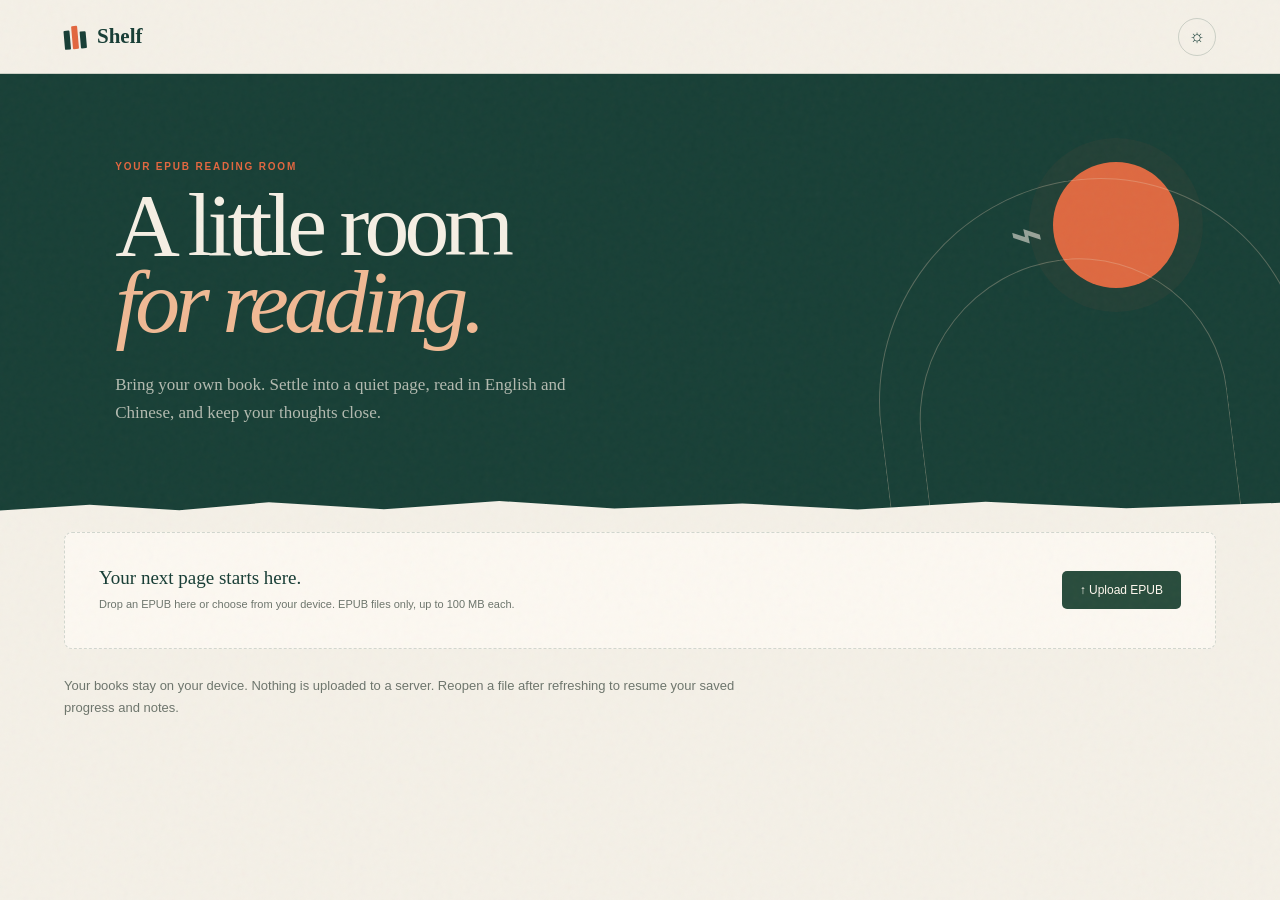
<file: index.html>
<!doctype html>
<html lang="en">
<head>
  <meta charset="utf-8">
  <meta name="viewport" content="width=device-width, initial-scale=1">
  <meta name="theme-color" content="#163c34">
  <title>Shelf — A little room for reading</title>
  <link rel="stylesheet" href="styles.css">
  <link rel="stylesheet" href="reader.css?v=bilingual-4">
</head>
<body>
  <header class="topbar">
    <a class="brand" href="#" aria-label="Shelf home">
      <span class="brand-mark" aria-hidden="true"><i></i><i></i><i></i></span>
      <span>Shelf</span>
    </a>
    <button class="icon-button" id="themeButton" type="button" aria-label="Toggle dark mode" title="Toggle dark mode">
      <span aria-hidden="true">☼</span>
    </button>
  </header>

  <main class="upload-home">
    <section class="hero">
      <div class="hero-copy">
        <p class="eyebrow">Your EPUB reading room</p>
        <h1>A little room<br><em>for reading.</em></h1>
        <p class="hero-intro">Bring your own book. Settle into a quiet page, read in English and Chinese, and keep your thoughts close.</p>
      </div>
      <div class="hero-art" aria-hidden="true"><div class="sun"></div><div class="arch arch-one"></div><div class="arch arch-two"></div><div class="bird">⌁</div></div>
    </section>
    <section class="library" aria-label="Upload an EPUB">
      <div id="uploadZone" class="upload-zone">
        <div><strong>Your next page starts here.</strong><p>Drop an EPUB here or choose from your device. EPUB files only, up to 100 MB each.</p></div>
        <button id="uploadEpub" type="button">↑ Upload EPUB</button>
        <input id="epubFiles" type="file" accept=".epub,application/epub+zip" multiple hidden aria-label="Choose EPUB files">
      </div>
      <p class="upload-privacy">Your books stay on your device. Nothing is uploaded to a server. Reopen a file after refreshing to resume your saved progress and notes.</p>
      <div id="uploadFeedback" class="upload-feedback" hidden><p id="uploadStatus" role="status" aria-live="polite"></p><ul id="uploadResults"></ul></div>
      <section id="uploadedSection" hidden aria-label="Uploaded books"><div class="results-heading"><div><p class="eyebrow">This tab</p><h2>Your uploaded books</h2></div><p id="resultCount" aria-live="polite"></p></div><div id="bookGrid" class="uploaded-books"></div></section>
    </section>
  </main>

  <dialog id="reader" class="reader" aria-label="Book reader">
    <header class="reader-top">
      <button id="leaveReader" class="reader-back" type="button">← <span>Shelf</span></button>
      <div class="reader-book-heading"><strong id="readerTitle"></strong><span id="readerAuthor"></span></div>
      <div class="reader-tools">
        <button id="contentsToggle" type="button" aria-label="Table of contents" aria-expanded="false">☰</button>
        <button id="bookmarkButton" type="button" aria-label="Bookmark this location" aria-pressed="false"><svg width="18" height="20" viewBox="0 0 18 20" fill="none" stroke="currentColor" stroke-width="1.5" aria-hidden="true"><path d="M4 2h10v16l-5-3-5 3Z"/></svg></button>
        <button id="notebookToggle" type="button" aria-label="Open notebook" aria-expanded="false">✎</button>
        <button id="appearanceToggle" type="button" aria-label="Reading appearance" aria-expanded="false">Aa</button>
        <button id="translationToggle" type="button" aria-label="中英双语翻译" aria-expanded="false">中/EN</button>
        <button id="speechToggle" type="button" aria-label="自动朗读" aria-expanded="false">♫</button>
        <button id="focusToggle" type="button" aria-label="Enter focus mode">⛶</button>
      </div>
    </header>
    <div class="reader-workspace">
      <aside id="contentsPanel" class="reader-sidebar contents-sidebar" hidden aria-label="Contents">
        <div class="sidebar-heading"><h2>Contents</h2><button data-close-sidebar type="button" aria-label="Close contents">×</button></div>
        <div id="chapterList"></div>
      </aside>
      <div id="readingViewport" class="reading-viewport" tabindex="0" aria-label="Reading area">
        <div id="readingStage" class="reading-stage">
        <div class="scene-masthead" aria-hidden="true"><span>THE SHELF REVIEW</span><small>A private edition · A world between the lines</small></div>
        <div class="chapter-heading"><span id="chapterEyebrow"></span><p id="chapterLabel"></p></div>
      <section id="translationPanel" class="translation-toolbar" hidden aria-label="中英双语翻译">
        <div class="sidebar-heading"><div><p class="eyebrow">Translate & read</p><h2>中英双语</h2></div><button id="translationClose" type="button" aria-label="收起翻译设置">×</button></div>
        <p class="sidebar-intro">左栏英文，右栏中文。两种语言，各自连贯阅读。</p>
        <label class="setting">翻译方向 · Direction<select id="translationDirection"><option value="en-zh">English → 简体中文</option><option value="zh-en">中文 → English</option></select></label>
        <div class="translation-actions"><button id="translateChapter" class="primary-action" type="button">翻译本章</button><button id="translationStop" class="secondary-action" type="button" disabled>停止</button></div>
        <p id="translationStatus" class="column-hint" role="status"></p>
        <p class="column-hint">使用浏览器内置翻译，首次使用可能需要下载语言包。译文仅供阅读参考，本次阅读中保留，不包含在 EPUB 导出中。</p>
        <button id="translationOriginal" class="translation-original-button" type="button">仅看原文</button>
      </section>
        <div id="pageWindow" class="page-window"><article id="readingContent" class="reading-content"></article></div>
        <div class="chapter-end"><span>✦</span><button id="nextChapterInline" type="button">Next chapter →</button></div>
        <div id="pageNavigation" class="page-navigation" hidden><button id="previousPage" type="button" aria-label="Previous reading page">← 上一页</button><span id="pageIndicator" aria-live="polite"></span><button id="nextPage" type="button" aria-label="Next reading page">下一页 →</button></div>
        <div class="device-signature" aria-hidden="true">S H E L F · E - I N K</div>
        </div>
      </div>
      <aside id="speechPanel" class="reader-sidebar speech-sidebar" hidden aria-label="朗读设置">
        <div class="sidebar-heading"><div><p class="eyebrow">Listen & follow</p><h2>听见文字</h2></div><button data-close-sidebar type="button" aria-label="关闭朗读设置">×</button></div>
        <p class="sidebar-intro">从正在阅读的位置开始，让声音带你往下读。</p>
        <label class="setting">声音 · Voice<select id="speechVoice" aria-label="朗读声音"><option value="">自动匹配书籍语言</option></select></label>
        <label class="setting">语速 <output id="speechRateOutput">1×</output><input id="speechRate" aria-label="朗读语速" type="range" min="0.5" max="3" step="0.1" value="1"></label>
        <div class="speech-actions"><button id="speechPlay" class="primary-action" type="button">开始朗读</button><button id="speechStop" class="secondary-action" type="button" disabled>停止</button></div>
        <p id="speechStatus" class="speech-status" role="status">准备就绪</p>
        <div class="speech-location"><p id="speechPosition">尚未开始</p><p id="speechSentence" class="speech-sentence"></p><p>当前单词：<strong id="speechWord">—</strong></p></div>
        <div class="speech-navigation"><button id="speechPrevSentence" type="button">← 上一句</button><button id="speechNextSentence" type="button">下一句 →</button><button id="speechPrevWord" type="button">← 上一词</button><button id="speechNextWord" type="button">下一词 →</button></div>
        <button id="speechPick" class="secondary-action" type="button" aria-pressed="false">点选正文定位</button>
        <p class="column-hint speech-hint">开启后，点击句子或单词即可从该处朗读。也可先选中文字，再点“从选区朗读”。</p>
        <label class="canvas-full-setting"><input id="speechFollow" type="checkbox" checked>跟随朗读，自动滚动／翻页</label>
        <label class="canvas-full-setting"><input id="speechContinue" type="checkbox" checked>自动续读下一章</label>
        <p class="column-hint">声音由浏览器和系统提供。支持逐词事件的声音会同步标出单词，其余按句定位。关闭阅读器即停止。</p>
      </aside>
      <aside id="appearancePanel" class="reader-sidebar appearance-sidebar" hidden aria-label="Appearance settings">
        <div class="sidebar-heading"><div><p class="eyebrow">Make it yours</p><h2>Reading room</h2></div><button data-close-sidebar type="button" aria-label="Close appearance">×</button></div>
        <p class="sidebar-intro">A little space. The right light. Your kind of type.</p>
        <fieldset class="experience-options"><legend>阅读风格 · Reading experience</legend>
          <button type="button" data-experience="quiet" aria-pressed="true"><span class="scene-preview preview-quiet" aria-hidden="true">Aa</span><strong>静读</strong><small>Quiet</small></button>
          <button type="button" data-experience="newspaper" aria-pressed="false"><span class="scene-preview preview-news" aria-hidden="true">THE DAILY<i></i></span><strong>看报纸</strong><small>Newspaper</small></button>
          <button type="button" data-experience="leather" aria-pressed="false"><span class="scene-preview preview-leather" aria-hidden="true"><i></i><i></i></span><strong>牛皮书</strong><small>Leather book</small></button>
          <button type="button" data-experience="kindle" aria-pressed="false"><span class="scene-preview preview-kindle" aria-hidden="true">Aa</span><strong>Kindle 墨水屏</strong><small>E-ink · 黑白阅读</small></button>
        </fieldset>
        <fieldset class="column-options"><legend>分栏 · Columns</legend><button type="button" data-columns="1" aria-pressed="true">▯ 单栏</button><button type="button" data-columns="2" aria-pressed="false">▯▯ 双栏</button><button type="button" data-columns="3" aria-pressed="false">▯▯▯ 三栏</button></fieldset>
        <p id="columnHint" class="column-hint"></p>
        <label class="setting canvas-setting">画布宽度 · Canvas <output id="canvasWidthOutput" for="canvasWidthSetting"></output><input aria-label="画布宽度" aria-describedby="canvasWidthHint" id="canvasWidthSetting" type="range" min="480" max="2400" step="20" value="960"></label>
        <label class="canvas-full-setting"><input id="canvasFullSetting" type="checkbox">铺满可用宽度</label>
        <p id="canvasWidthHint" class="column-hint">调整整张纸页或设备外框，正文宽度可单独设置。小屏幕会自动适配。</p>
        <label class="setting">阅读方式 · Navigation<select id="flowSetting" data-pref="flow"><option value="scroll">连续滚动 · Scroll</option><option value="pages">分页翻阅 · Pages</option></select></label>
        <label class="motion-setting"><input id="motionSetting" type="checkbox" checked>翻页动效 · Page-turn animation</label>
        <fieldset class="paper-options"><legend>纸张材质 · Paper</legend>
          <button type="button" data-paper="smooth" aria-pressed="true"><span class="paper-swatch swatch-smooth" aria-hidden="true">Aa</span><strong>光面纸</strong><small>平滑 · 清爽</small></button>
          <button type="button" data-paper="kraft" aria-pressed="false"><span class="paper-swatch swatch-kraft" aria-hidden="true">Aa</span><strong>牛皮纸</strong><small>暖棕 · 植物纤维</small></button>
          <button type="button" data-paper="cotton" aria-pressed="false"><span class="paper-swatch swatch-cotton" aria-hidden="true">Aa</span><strong>棉纤维纸</strong><small>柔白 · 自然絮纹</small></button>
          <button type="button" data-paper="grain" aria-pressed="false"><span class="paper-swatch swatch-grain" aria-hidden="true">Aa</span><strong>细砂纸</strong><small>米灰 · 细密颗粒</small></button>
        </fieldset>
        <label class="setting">纹理强度 <output id="textureOutput"></output><input aria-label="纹理强度" id="textureSetting" data-pref="texture" type="range" min="0" max="100" step="5" value="55" disabled></label>
        <p class="column-hint">0% 只保留纸色。Kindle 墨水屏使用黑白底色和灰度纹理；夜间保留深色底。</p>
        <fieldset class="theme-options"><legend>底色 · Page color</legend>
          <button type="button" data-reader-theme="paper" aria-label="Paper theme">Aa<span>Paper</span></button>
          <button type="button" data-reader-theme="white" aria-label="White theme">Aa<span>White</span></button>
          <button type="button" data-reader-theme="sepia" aria-label="Sepia theme">Aa<span>Sepia</span></button>
          <button type="button" data-reader-theme="night" aria-label="Night theme">Aa<span>Night</span></button>
        </fieldset>
        <label class="setting">Typeface<select id="fontSetting" data-pref="font"><option value="literary">Literary · Georgia</option><option value="classic">Classic · Palatino</option><option value="clean">Clean · Sans serif</option><option value="mono">Typewriter · Monospace</option></select></label>
        <label class="setting">Text size <output id="sizeOutput"></output><input aria-label="Text size" id="sizeSetting" data-pref="size" type="range" min="14" max="32" step="1"></label>
        <label class="setting">Line height <output id="lineOutput"></output><input aria-label="Line height" id="lineSetting" data-pref="line" type="range" min="1.3" max="2.4" step="0.1"></label>
        <label class="setting">正文总宽 · Text width <output id="widthOutput"></output><input aria-label="Reading width" id="widthSetting" data-pref="width" type="range" min="440" max="1600" step="20"></label>
        <label class="setting">Paragraph space <output id="paragraphOutput"></output><input aria-label="Paragraph space" id="paragraphSetting" data-pref="paragraph" type="range" min="0.3" max="2" step="0.1"></label>
        <label class="setting">Letter spacing <output id="spacingOutput"></output><input aria-label="Letter spacing" id="spacingSetting" data-pref="spacing" type="range" min="0" max="2" step="0.1"></label>
        <label class="setting">Alignment<select id="alignSetting" data-pref="align"><option value="left">Left aligned</option><option value="justify">Justified</option></select></label>
        <button id="resetAppearance" class="secondary-action" type="button">Reset appearance</button>
        <div class="edition-box"><p class="eyebrow">Your personal edition</p><p>Take this style, your notes, bookmarks, and sketches with you.</p><button id="exportEpub" class="primary-action" type="button">↓ Create my EPUB</button><small>Saved as a new file. EPUB apps may override page styles.</small></div>
      </aside>
      <aside id="notebookPanel" class="reader-sidebar notebook-sidebar" hidden aria-label="Reading notebook">
        <div class="sidebar-heading"><div><p class="eyebrow">Between the lines</p><h2>Your notebook</h2></div><button data-close-sidebar type="button" aria-label="Close notebook">×</button></div>
        <p class="sidebar-intro">Select text to highlight, underline, strike through, or comment. Tap a saved mark to change or delete it.</p>
        <div class="notebook-tabs"><button type="button" id="writeTab" aria-pressed="true">Write</button><button type="button" id="drawTab" aria-pressed="false">Doodle</button></div>
        <div id="noteComposer"><blockquote id="selectedQuote" hidden></blockquote><button id="clearQuote" type="button" hidden>Remove passage</button><label class="sr-only" for="noteText">Your comment</label><textarea id="noteText" placeholder="What stays with you?" rows="4" maxlength="10000"></textarea><button id="saveNote" class="primary-action" type="button">Save note</button><button id="cancelEdit" class="secondary-action" type="button" hidden>Cancel editing</button></div>
        <div id="doodleComposer" hidden><p class="drawing-caption">A sketch for this place in the book.</p><canvas id="doodleCanvas" width="600" height="300" aria-label="Doodle canvas. Draw with your pointer or use Write for a text note."></canvas><div class="doodle-tools"><label>Ink <input id="doodleColor" type="color" value="#284c3c"></label><button id="undoDoodle" type="button">Undo</button><button id="clearDoodle" type="button">Clear</button></div><button id="saveDoodle" class="primary-action" type="button">Save doodle</button></div>
        <div class="notebook-list-heading"><h3>Collected thoughts</h3><span id="annotationCount">0</span></div>
        <div id="annotationList"></div><p class="local-note">Saved in this browser, per book. Export your EPUB to keep a portable copy.</p>
      </aside>
    </div>
    <footer class="reader-bottom"><button id="previousChapter" type="button" aria-label="Previous chapter">← <span>Previous</span></button><div class="reader-progress"><label for="bookProgress" id="progressLabel">Reading progress</label><input id="bookProgress" type="range" min="0" max="1000" value="0" aria-label="Book progress"></div><button id="nextChapter" type="button" aria-label="Next chapter"><span>Next</span> →</button></footer>
    <button id="exitFocus" class="exit-focus" type="button" hidden>⛶ Exit focus <kbd>Esc</kbd></button>
    <div id="selectionToolbar" class="selection-toolbar" role="group" aria-label="Passage annotations" hidden>
      <span id="markToolbarLabel">Mark this passage</span>
      <button id="translateSelection" type="button">翻译选区</button>
      <button id="readSelection" type="button">从选区朗读</button>
      <label id="overlappingMarks" hidden>Mark <select id="activeMarkSelect" aria-label="Choose overlapping annotation"></select></label>
      <button data-mark-style="highlight" type="button" aria-pressed="false">Highlight</button>
      <button data-mark-style="underline" type="button" aria-pressed="false"><u>Underline</u></button>
      <button data-mark-style="wavy" type="button" aria-pressed="false"><span class="wavy-label">Wavy</span></button>
      <button data-mark-style="strikethrough" type="button" aria-pressed="false"><s>Strike</s></button>
      <button id="commentSelection" type="button">Comment</button>
      <button id="deleteMark" type="button" hidden>Delete mark</button>
      <button id="dismissMarkToolbar" type="button" aria-label="Close annotation controls">×</button>
    </div>
    <p id="readerStatus" class="reader-status" role="status"></p>
  </dialog>
  <script src="vendor/jszip.min.js"></script>
  <script src="browser-epub.js"></script>
  <script src="narration.js"></script>
  <script src="translation.js?v=4"></script>
  <script src="reader.js?v=3"></script>
  <script src="app.js"></script>
</body>
</html>
</file>
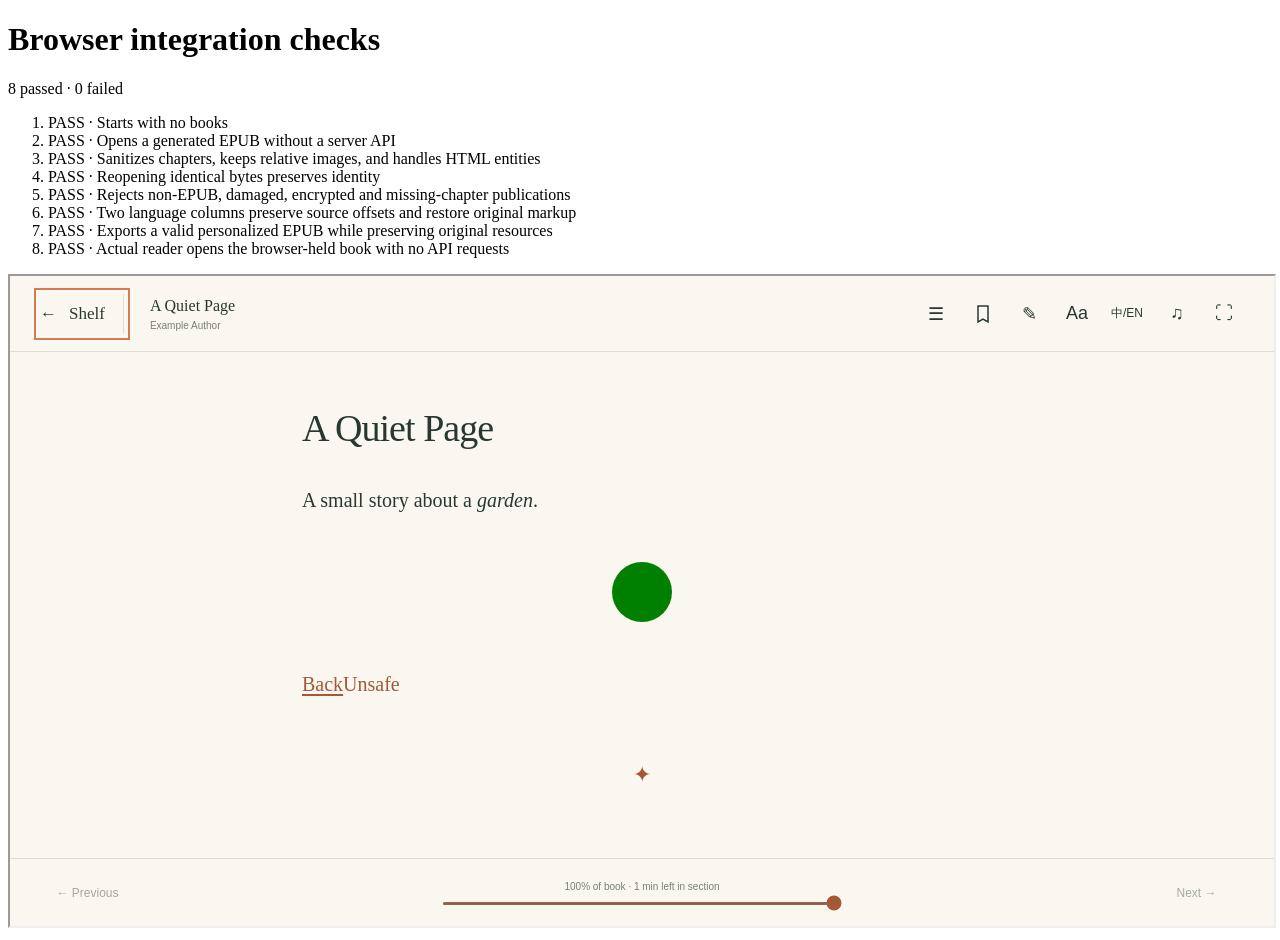
<file: tests/browser.html>
<!doctype html>
<html lang="en"><head><meta charset="utf-8"><base href="../"><title>Shelf browser checks</title></head><body>
<h1>Browser integration checks</h1><p id="status">Running…</p><ol id="results"></ol>
<script src="vendor/jszip.min.js"></script><script src="browser-epub.js"></script><script src="translation.js"></script><script src="tests/browser.js"></script>
</body></html>
</file>
<file: styles.css>
:root {
  --paper: #f4f0e7;
  --paper-deep: #e9e2d4;
  --ink: #173d35;
  --muted: #6d756c;
  --accent: #e2673f;
  --accent-soft: #f2d2bd;
  --line: rgba(23, 61, 53, .18);
  --card: rgba(255, 253, 247, .68);
  --shadow: 0 18px 50px rgba(37, 48, 36, .15);
  --serif: Iowan Old Style, Palatino Linotype, Book Antiqua, Georgia, serif;
  --sans: Inter, ui-sans-serif, -apple-system, BlinkMacSystemFont, "Segoe UI", sans-serif;
}

* { box-sizing: border-box; }
html { scroll-behavior: smooth; }
body { margin: 0; color: var(--ink); background: var(--paper); font-family: var(--sans); }
body::before { content: ""; position: fixed; inset: 0; pointer-events: none; opacity: .26; z-index: 20; background-image: url("data:image/svg+xml,%3Csvg viewBox='0 0 180 180' xmlns='http://www.w3.org/2000/svg'%3E%3Cfilter id='n'%3E%3CfeTurbulence type='fractalNoise' baseFrequency='.8' numOctaves='3' stitchTiles='stitch'/%3E%3C/filter%3E%3Crect width='100%25' height='100%25' filter='url(%23n)' opacity='.12'/%3E%3C/svg%3E"); }
button, input, select { font: inherit; }
button { color: inherit; }
.sr-only { position: absolute; width: 1px; height: 1px; overflow: hidden; clip: rect(0, 0, 0, 0); }

.topbar { height: 74px; display: grid; grid-template-columns: 1fr auto; align-items: center; padding: 0 clamp(22px, 5vw, 76px); border-bottom: 1px solid var(--line); position: relative; z-index: 5; }
.brand { color: var(--ink); text-decoration: none; display: flex; align-items: center; gap: 11px; font-family: var(--serif); font-weight: 700; font-size: 21px; }
.brand-mark { display: flex; align-items: flex-end; gap: 2px; height: 24px; transform: rotate(-5deg); }
.brand-mark i { display: block; width: 6px; background: var(--ink); border-radius: 1px; }
.brand-mark i:nth-child(1) { height: 19px; }
.brand-mark i:nth-child(2) { height: 23px; background: var(--accent); }
.brand-mark i:nth-child(3) { height: 17px; }
.icon-button { justify-self: end; border: 1px solid var(--line); background: transparent; width: 38px; height: 38px; border-radius: 50%; cursor: pointer; font-size: 18px; }

.hero { min-height: 440px; position: relative; overflow: hidden; padding: 78px clamp(24px, 9vw, 145px); display: flex; align-items: center; background: #183f36; color: #f5efe4; }
.hero::after { content: ""; position: absolute; inset: auto 0 0; height: 17px; background: var(--paper); clip-path: polygon(0 80%, 7% 45%, 14% 78%, 21% 31%, 30% 72%, 39% 23%, 48% 68%, 58% 38%, 67% 74%, 77% 28%, 88% 66%, 100% 34%, 100% 100%, 0 100%); }
.hero-copy { width: min(630px, 60vw); position: relative; z-index: 2; }
.eyebrow { margin: 0 0 14px; color: var(--accent); font-weight: 800; letter-spacing: .18em; text-transform: uppercase; font-size: 10px; }
.hero h1 { margin: 0; font-family: var(--serif); font-size: clamp(54px, 7vw, 96px); line-height: .87; letter-spacing: -.055em; font-weight: 500; }
.hero h1 em { color: #f0b994; font-weight: 400; }
.hero-intro { margin: 30px 0 0; max-width: 470px; color: rgba(245,239,228,.7); line-height: 1.65; font-family: var(--serif); font-size: 17px; }
.hero-art { position: absolute; width: 44vw; height: 100%; right: 0; top: 0; opacity: .95; }
.sun { width: 126px; height: 126px; background: #e96c42; border-radius: 50%; position: absolute; right: 18%; top: 20%; box-shadow: 0 0 0 24px rgba(226,103,63,.05); }
.arch { position: absolute; border: 1.5px solid rgba(241,213,187,.31); width: 310px; height: 310px; border-radius: 52% 48% 0 0; border-bottom: 0; transform: rotate(-7deg); }
.arch-one { bottom: -55px; right: 9%; }
.arch-two { bottom: -95px; right: -5%; width: 430px; height: 430px; }
.bird { position: absolute; top: 29%; right: 42%; font-size: 55px; transform: rotate(-12deg); color: rgba(245,239,228,.6); }

.library { padding: 0 clamp(20px, 5vw, 76px) 100px; max-width: 1600px; margin: 0 auto; }
.results-heading { padding: 54px 0 26px; display: flex; justify-content: space-between; align-items: end; }
.results-heading h2 { font-family: var(--serif); font-weight: 500; font-size: clamp(30px, 3.2vw, 44px); letter-spacing: -.035em; margin: 0; }
.results-heading > p { color: var(--muted); font-size: 12px; margin: 0 0 5px; }

body.dark { --paper: #18241f; --paper-deep: #24312b; --ink: #eee8dc; --muted: #9fa9a1; --line: rgba(238,232,220,.16); --card: rgba(42,55,48,.75); }
body.dark .library, body.dark .topbar { background: #18241f; }
@media (max-width: 820px) {
  .hero { min-height: 390px; padding-top: 62px; }
  .hero-copy { width: 80vw; }
  .hero-art { opacity: .5; width: 60vw; }
}
@media (max-width: 580px) {
  .topbar { height: 62px; padding: 0 18px; }
  .hero { min-height: 355px; padding: 58px 22px 72px; }
  .hero h1 { font-size: 52px; }
  .hero-copy { width: 100%; }
  .hero-intro { font-size: 15px; max-width: 82%; }
  .sun { width: 85px; height: 85px; right: 9%; }
  .results-heading { padding-top: 39px; }
  .uploaded-book { flex-wrap: wrap; }
}

.upload-home .hero { margin-bottom: 16px; }
.upload-home .upload-zone { padding: 34px; }
.upload-privacy { max-width: 680px; color: var(--muted); font-size: 13px; line-height: 1.7; margin: 16px 0 44px; }
.uploaded-books { display: grid; gap: 12px; }
.uploaded-book { display: flex; align-items: center; justify-content: space-between; gap: 24px; border-top: 1px solid var(--line); padding: 24px 0; }
.uploaded-book h3 { margin: 0 0 8px; font: 24px/1.3 var(--serif); }
.uploaded-book p { margin: 0; color: var(--muted); font-size: 13px; }
.uploaded-book button { border: 1px solid var(--line); border-radius: 24px; background: transparent; color: inherit; padding: 12px 20px; white-space: nowrap; }
</file>
<file: reader.css>
/* A quieter extension of Shelf's paper-and-forest palette. */
[hidden] { display: none !important; }
.upload-zone { display: flex; align-items: center; justify-content: space-between; gap: 20px; padding: 20px 24px; margin: 18px 0 26px; border: 1px dashed var(--line); border-radius: 8px; background: var(--card); }
.upload-zone strong { font: 19px var(--serif); color: var(--ink); }
.upload-zone p { font-size: 11px; color: var(--muted); margin: 7px 0 0; line-height: 1.6; }
.upload-zone button { flex-shrink: 0; padding: 12px 18px; border: 0; border-radius: 5px; background: #284c3c; color: #fff9ef; cursor: pointer; font: 12px var(--sans); }
.upload-zone.is-dragging { outline: 2px solid #a55836; outline-offset: 3px; }
.upload-feedback { margin: -10px 0 24px; font-size: 12px; line-height: 1.7; }
.upload-feedback ul { padding-left: 20px; }
.upload-feedback button { margin-left: 10px; border: 0; background: transparent; color: inherit; text-decoration: underline; cursor: pointer; }
.upload-feedback .upload-error { color: #a24b35; }
@media (max-width: 580px) { .upload-zone { align-items: stretch; flex-direction: column; padding: 18px; gap: 14px; } }
::highlight(shelf-sentence) { background-color: #e1bc5740; }
::highlight(shelf-word) { background-color: #d89037; color: #211c13; text-decoration: underline; }
.reader-tools .is-speaking { color: var(--r-accent); background: var(--r-surface); }
.speech-actions { display: flex; gap: 10px; }
.speech-actions .primary-action { flex: 2; }
.speech-actions .secondary-action { flex: 1; }
.speech-status { font-size: 11px; color: var(--r-accent); line-height: 1.6; }
.speech-location { padding: 14px; border: 1px solid var(--r-line); border-radius: 6px; margin: 18px 0; background: var(--r-bg); }
.speech-location p { font-size: 10px; line-height: 1.6; }
.speech-location .speech-sentence { font: 15px/1.7 var(--serif); max-height: 180px; overflow-y: auto; }
.speech-navigation { display: grid; grid-template-columns: 1fr 1fr; gap: 8px; margin-bottom: 20px; }
.speech-navigation button { border: 1px solid var(--r-line); border-radius: 4px; padding: 11px 5px; background: var(--r-bg); color: var(--r-ink); font-size: 11px; }
.speech-hint { margin-top: 12px !important; }
.speech-picking, .speech-picking * { cursor: crosshair !important; }
button, a, input, select, textarea { -webkit-tap-highlight-color: transparent; }
button:focus-visible, a:focus-visible, input:focus-visible, select:focus-visible, textarea:focus-visible { outline: 2px solid #d27d51; outline-offset: 4px; }
button:disabled { opacity: .4; cursor: default !important; }
.results-heading { padding-top: 30px; }
body.dark .panel-hero { background: #142e24; }
.reader { --r-bg: #faf7f0; --r-ink: #283830; --r-muted: #788077; --r-line: #28383024; --r-surface: #f2eee5; --r-accent: #a55836; --r-highlight: #ebd79b; padding: 0; margin: 0; border: none; max-width: none; max-height: none; width: 100vw; height: 100dvh; color: var(--r-ink); background: var(--r-bg); overflow: hidden; }
.reader[open] { display: flex; flex-direction: column; }
.reader::backdrop { background: #1b3127; }
.reader[data-theme="white"] { --r-bg: #fff; --r-surface: #f5f6f4; --r-ink: #202522; --r-line: #20252220; }
.reader[data-theme="sepia"] { --r-bg: #eee0c6; --r-surface: #e7d7b9; --r-ink: #493c2a; --r-muted: #786b56; --r-line: #493c2a25; }
.reader[data-theme="night"] { color-scheme: dark; --r-bg: #19241f; --r-surface: #202e26; --r-ink: #e0e6dc; --r-muted: #a1aea3; --r-line: #e0e6dc22; --r-accent: #e8ac80; --r-highlight: #66552d; }
.reader button, .reader select, .reader textarea { font-family: var(--sans); }
.reader button { cursor: pointer; }
.reader-top { height: 76px; flex-shrink: 0; display: flex; align-items: center; border-bottom: 1px solid var(--r-line); padding: 0 30px; gap: 26px; background: var(--r-bg); z-index: 5; }
.reader-back { border: 0; background: transparent; font: 17px var(--serif) !important; padding: 10px 18px 10px 0; border-right: 1px solid var(--r-line); display: flex; align-items: center; gap: 12px; }
.reader-book-heading { flex: 1; min-width: 0; display: flex; flex-direction: column; gap: 5px; }
.reader-book-heading strong { font: 16px var(--serif); overflow: hidden; text-overflow: ellipsis; white-space: nowrap; }
.reader-book-heading span { font-size: 10px; color: var(--r-muted); }
.reader-tools { display: flex; gap: 7px; }
.reader-tools button { border: 1px solid transparent; background: transparent; border-radius: 6px; width: 40px; height: 40px; font-size: 18px; }
.reader-tools button:hover, .reader-tools button[aria-expanded="true"], .reader-tools button[aria-pressed="true"] { background: var(--r-surface); border-color: var(--r-line); color: var(--r-accent); }
.reader-workspace { flex: 1; display: flex; min-height: 0; position: relative; }
.reading-viewport { flex: 1; min-width: 0; overflow-y: auto; overscroll-behavior: contain; scrollbar-width: thin; scrollbar-color: var(--r-line) transparent; padding: 50px clamp(24px, 6vw, 110px) 70px; }
.reading-viewport:focus { outline: none; }
.reading-viewport:focus-visible { box-shadow: inset 0 0 0 2px var(--r-line); }
.chapter-heading { max-width: var(--reading-width); margin: 0 auto 46px; text-align: center; }
.chapter-heading span { color: var(--r-accent); text-transform: uppercase; letter-spacing: .18em; font-size: 9px; font-weight: 700; }
.chapter-heading p { color: var(--r-muted); font: 13px var(--serif); margin: 12px 0 0; }
.reading-content { max-width: var(--reading-width); margin: auto; font-family: var(--reading-font); font-size: var(--reading-size); line-height: var(--reading-line); letter-spacing: var(--reading-spacing); overflow-wrap: anywhere; text-align: var(--reading-align); }
.reading-content p { margin: 0 0 var(--reading-paragraph); }
.reading-content h1, .reading-content h2, .reading-content h3 { font-weight: 400; line-height: 1.25; text-align: left; margin: 1.2em 0 .8em; letter-spacing: -.025em; }
.reading-content h1 { font-size: 1.9em; }
.reading-content h2 { font-size: 1.5em; }
.reading-content h3 { font-size: 1.2em; }
.reading-content img { display: block; max-width: 100%; height: auto; max-height: 85vh; object-fit: contain; margin: 24px auto; }
.reading-content blockquote { margin: 1.5em 0 1.5em 1em; padding-left: 1.2em; border-left: 2px solid var(--r-accent); }
.reading-content a { color: var(--r-accent); text-underline-offset: 3px; }
.reading-content pre { white-space: pre-wrap; background: var(--r-surface); padding: 1em; }
.reading-content table { border-collapse: collapse; width: 100%; font-size: .85em; }
.reading-content td, .reading-content th { padding: .5em; border: 1px solid var(--r-line); }
.reading-content mark { background: var(--r-highlight); color: inherit; border-radius: 2px; cursor: pointer; }
.reader-error { font: 16px/1.7 var(--sans); }
.chapter-end { max-width: var(--reading-width); margin: 60px auto 0; display: flex; flex-direction: column; align-items: center; gap: 26px; color: var(--r-accent); }
.chapter-end > span { font-size: 22px; }
.chapter-end button { border: 1px solid var(--r-line); border-radius: 24px; background: transparent; color: var(--r-ink); font-size: 12px; padding: 14px 26px; }
.reader-bottom { flex-shrink: 0; min-height: 68px; display: flex; align-items: center; justify-content: space-between; gap: 24px; padding: 10px 35px; border-top: 1px solid var(--r-line); background: var(--r-bg); z-index: 5; }
.reader-bottom button { background: transparent; border: 0; font-size: 12px; padding: 10px 0; min-width: 85px; }
.reader-progress { width: min(400px, 50%); display: flex; align-items: center; gap: 10px; flex-direction: column; }
.reader-progress label { font-size: 10px; color: var(--r-muted); }
.reader-progress input { width: 100%; accent-color: var(--r-accent); height: 3px; margin: 0; cursor: pointer; }
.reader-sidebar { flex-shrink: 0; width: 320px; padding: 30px 24px; overflow-y: auto; background: var(--r-surface); scrollbar-width: thin; }
.contents-sidebar { border-right: 1px solid var(--r-line); }
.appearance-sidebar, .notebook-sidebar { border-left: 1px solid var(--r-line); }
.sidebar-heading { display: flex; align-items: start; justify-content: space-between; gap: 15px; }
.sidebar-heading h2 { font: 28px var(--serif); margin: 0; letter-spacing: -.04em; }
.sidebar-heading .eyebrow { font-size: 8px; color: var(--r-accent); margin-bottom: 8px; }
.sidebar-heading button { width: 30px; height: 30px; border: 0; background: transparent; color: var(--r-muted); font-size: 24px; }
.sidebar-intro { font: 13px/1.6 var(--serif); color: var(--r-muted); margin: 18px 0 26px; }
#chapterList { display: flex; flex-direction: column; gap: 3px; margin-top: 24px; }
#chapterList button { text-align: left; padding: 12px 10px; background: none; border: 0; border-radius: 4px; font-size: 12px; line-height: 1.5; display: flex; align-items: baseline; gap: 12px; }
#chapterList button span { font-size: 9px; color: var(--r-muted); }
#chapterList button[aria-current="true"] { background: var(--r-bg); color: var(--r-accent); }
#chapterList button:hover { background: var(--r-bg); }
.theme-options { padding: 0; margin: 0 0 28px; border: 0; display: flex; gap: 9px; }
.paper-options { border: 0; padding: 0; margin: 0 0 24px; display: grid; grid-template-columns: repeat(2, minmax(0, 1fr)); gap: 10px; }
.paper-options legend { font-size: 10px; font-weight: 600; margin-bottom: 14px; }
.paper-options button { padding: 7px; border: 1px solid var(--r-line); border-radius: 6px; background: var(--r-bg); color: var(--r-ink); text-align: left; }
.paper-options button[aria-pressed="true"] { outline: 2px solid var(--r-accent); outline-offset: 2px; }
.paper-options strong, .paper-options small { display: block; margin: 7px 2px 3px; font-size: 11px; }
.paper-options small { font-size: 9px; color: var(--r-muted); font-weight: 400; }
.paper-swatch { display: grid; place-items: center; height: 64px; border-radius: 3px; font: 24px Georgia, serif; box-shadow: inset 0 0 10px #6345220d; }
.swatch-smooth { background: #faf7f0; color: #283830; }
.swatch-kraft { background: #d6b686 url('assets/paper-kraft.svg'); color: #382919; }
.swatch-cotton { background: #f5f1e7 url('assets/paper-cotton.svg'); color: #343b33; }
.swatch-grain { background: #e5dfd1 url('assets/paper-grain.svg'); color: #383a32; }
#textureSetting:disabled { opacity: .35; cursor: default; }
.theme-options legend { font-size: 10px; margin-bottom: 14px; font-weight: 600; }
.theme-options button { border: 1px solid #7774; border-radius: 6px; flex: 1; height: 67px; font: 21px Georgia, serif; position: relative; }
.theme-options button[aria-pressed="true"] { outline: 2px solid var(--r-accent); outline-offset: 3px; }
.theme-options button span { display: block; font: 8px var(--sans); margin-top: 6px; }
[data-reader-theme="paper"] { background: #faf7f0; color: #283830; }
[data-reader-theme="white"] { background: #fff; color: #202522; }
[data-reader-theme="sepia"] { background: #eee0c6; color: #493c2a; }
[data-reader-theme="night"] { background: #19241f; color: #e0e6dc; }
.setting { display: flex; flex-wrap: wrap; justify-content: space-between; gap: 14px; margin: 0 0 23px; font-size: 11px; font-weight: 500; }
.setting output { color: var(--r-muted); font-variant-numeric: tabular-nums; font-size: 10px; }
.setting input, .setting select { width: 100%; accent-color: var(--r-accent); }
.setting input { height: 4px; cursor: pointer; }
.setting select { padding: 10px; border: 1px solid var(--r-line); background: var(--r-bg); color: var(--r-ink); border-radius: 4px; font-size: 12px; }
.primary-action { background: #284c3c; color: #fff9ef !important; border: none; width: 100%; padding: 13px 14px; border-radius: 4px; font-size: 11px; letter-spacing: .02em; }
.secondary-action { width: 100%; padding: 10px; background: transparent; border: 1px solid var(--r-line); border-radius: 4px; font-size: 10px; }
.edition-box { margin-top: 28px; padding-top: 24px; border-top: 1px solid var(--r-line); }
.edition-box .eyebrow { color: var(--r-accent); font-size: 8px; }
.edition-box > p:not(.eyebrow) { font: 13px/1.6 var(--serif); }
.edition-box small { display: block; font-size: 9px; line-height: 1.5; color: var(--r-muted); margin-top: 10px; }
.notebook-tabs { display: flex; border-bottom: 1px solid var(--r-line); margin-bottom: 18px; }
.notebook-tabs button { flex: 1; background: none; border: 0; border-bottom: 2px solid transparent; padding: 10px; font-size: 11px; color: var(--r-muted); }
.notebook-tabs button[aria-pressed="true"] { color: var(--r-accent); border-color: var(--r-accent); }
#noteText { resize: vertical; min-height: 100px; width: 100%; border: 1px solid var(--r-line); border-radius: 4px; padding: 12px; background: var(--r-bg); color: var(--r-ink); font-size: 12px; line-height: 1.6; margin-bottom: 10px; }
#selectedQuote { margin: 0 0 16px; padding: 5px 0 5px 14px; border-left: 2px solid var(--r-accent); font: 13px/1.6 var(--serif); max-height: 130px; overflow-y: auto; }
#doodleCanvas { width: 100%; height: auto; background: #faf7f0; border: 1px solid var(--r-line); border-radius: 4px; touch-action: none; cursor: crosshair; }
.drawing-caption { color: var(--r-muted); font-size: 11px; }
.doodle-tools { display: flex; justify-content: space-between; align-items: center; margin: 10px 0 15px; font-size: 10px; }
.doodle-tools label { display: flex; align-items: center; gap: 5px; }
.doodle-tools input { width: 24px; height: 24px; padding: 0; border: 0; background: transparent; }
.doodle-tools button { padding: 7px; background: none; border: 0; font-size: 10px; }
.notebook-list-heading { display: flex; align-items: center; justify-content: space-between; margin: 25px 0 14px; padding-top: 22px; border-top: 1px solid var(--r-line); }
.notebook-list-heading h3 { font-size: 11px; font-weight: 500; margin: 0; }
.notebook-list-heading span { font-size: 10px; color: var(--r-muted); }
.annotation-card { padding: 15px; background: var(--r-bg); border: 1px solid var(--r-line); border-radius: 4px; margin-bottom: 12px; }
.annotation-meta { display: flex; justify-content: space-between; align-items: center; color: var(--r-muted); font-size: 8px; text-transform: uppercase; letter-spacing: .07em; }
.annotation-meta button { background: transparent; border: 0; font-size: 18px; }
.annotation-location { background: none; border: 0; padding: 5px 0; color: var(--r-accent); font-size: 11px; text-align: left; line-height: 1.5; }
.annotation-card blockquote { margin: 12px 0; padding-left: 10px; border-left: 2px solid var(--r-highlight); font: 13px/1.6 var(--serif); max-height: 150px; overflow-y: auto; }
.annotation-card p { font-size: 12px; line-height: 1.6; white-space: pre-wrap; overflow-wrap: anywhere; }
.annotation-card svg { width: 100%; background: #faf7f0; margin-top: 10px; }
.edit-note { border: 0; background: none; font-size: 9px; padding: 0; color: var(--r-muted); text-decoration: underline; }
.local-note { font-size: 9px; line-height: 1.6; color: var(--r-muted); margin-top: 24px; }
.notebook-empty { padding: 25px 10px; text-align: center; color: var(--r-muted); }
.notebook-empty > span { font-size: 35px; color: var(--r-accent); }
.notebook-empty p { font: 17px var(--serif); }
.notebook-empty small { font-size: 11px; line-height: 1.7; }
.selection-toolbar { position: absolute; z-index: 8; bottom: 86px; left: 50%; transform: translateX(-50%); display: flex; gap: 8px; align-items: center; padding: 8px; background: #284c3c; border: 1px solid #ffffff20; color: #fff9ef; box-shadow: 0 10px 30px #0003; border-radius: 8px; white-space: nowrap; }
.selection-toolbar span { font-size: 10px; padding: 0 8px; opacity: .7; }
.selection-toolbar button { background: #fff9ef; color: #284c3c; border: 0; border-radius: 4px; padding: 10px 14px; font-size: 11px; }
.reader-status { position: absolute; z-index: 10; bottom: 76px; left: 50%; transform: translateX(-50%); margin: 0; padding: 12px 18px; color: #fff9ef; background: #284c3c; border-radius: 6px; font-size: 12px; max-width: min(540px, 85vw); text-align: center; box-shadow: 0 5px 20px #0002; }
.reader-status:empty { display: none; }
.is-focused .reader-top, .is-focused .reader-bottom { display: none; }
.is-focused .reading-viewport { padding-top: 65px; }
.exit-focus { position: absolute; z-index: 7; top: 16px; right: 22px; padding: 9px 13px; display: flex; align-items: center; gap: 10px; border: 1px solid var(--r-line); border-radius: 30px; background: var(--r-bg); color: var(--r-muted); font-size: 10px; opacity: .55; }
.exit-focus:hover, .exit-focus:focus-visible { opacity: 1; }
.exit-focus kbd { color: inherit; background: transparent; border-color: var(--r-line); }
@media (max-width: 900px) {
  .reader-sidebar { position: absolute; top: 0; bottom: 0; z-index: 6; width: min(340px, 90vw); box-shadow: 0 10px 50px #0003; }
  .appearance-sidebar, .notebook-sidebar, .speech-sidebar { right: 0; }
  .contents-sidebar { left: 0; }
  .reading-viewport { padding-left: 8vw; padding-right: 8vw; }
}
@media (max-width: 580px) {
  .reader-top { height: 68px; padding: 0 12px; gap: 10px; }
  .reader-back { padding-right: 10px; border: 0; }
  .reader-back span { display: none; }
  .reader-book-heading strong { font-size: 13px; }
  .reader-book-heading span { font-size: 9px; }
  .reader-tools { gap: 1px; }
  .reader-tools button { width: 32px; height: 38px; font-size: 17px; }
  .reading-viewport { padding: 32px 24px 45px; }
  .chapter-heading { margin-bottom: 32px; }
  .reader-bottom { padding: 12px 20px; gap: 12px; }
  .reader-bottom button { min-width: 24px; font-size: 20px; }
  .reader-bottom button span { display: none; }
  .reader-progress { width: 70%; }
  .reader-progress label { font-size: 9px; }
  .selection-toolbar span { display: none; }
}
@media (prefers-reduced-motion: reduce) { *, *::before, *::after { animation-duration: .01ms !important; transition-duration: .01ms !important; scroll-behavior: auto !important; } }

#clearQuote { border: 0; padding: 0 0 12px; background: transparent; color: var(--r-muted); font-size: 10px; text-decoration: underline; }
#cancelEdit { margin-top: 8px; }
.reader-tools button svg { vertical-align: middle; }
.reader-tools button[aria-pressed="true"] svg { fill: var(--r-highlight); }

/* Passage annotations share their appearance with notebook previews. */
.reading-content mark[data-mark-style], .annotation-sample { color: inherit; border-radius: 2px; }
.reading-content mark[data-mark-style="underline"], .annotation-sample[data-mark-style="underline"] { background: transparent; text-decoration: underline solid var(--r-accent) 1.5px; text-underline-offset: .2em; }
.reading-content mark[data-mark-style="wavy"], .annotation-sample[data-mark-style="wavy"] { background: transparent; text-decoration: underline wavy var(--r-accent) 1.5px; text-underline-offset: .22em; }
.reading-content mark[data-mark-style="strikethrough"], .annotation-sample[data-mark-style="strikethrough"] { background: transparent; text-decoration: line-through solid var(--r-accent) 1.5px; }
.annotation-sample[data-mark-style="highlight"] { background: var(--r-highlight); }
.reading-content mark:focus-visible { outline: 2px solid var(--r-accent); outline-offset: 3px; }
.selection-toolbar { width: max-content; max-width: calc(100% - 24px); flex-wrap: wrap; justify-content: center; gap: 6px; max-height: 35vh; overflow-y: auto; }
.selection-toolbar > span { font-size: 10px; padding: 0 8px; opacity: .7; }
.selection-toolbar button span { display: inline; font-size: inherit; padding: 0; opacity: 1; }
.selection-toolbar button[aria-pressed="true"] { background: #ebd79b; color: #283830; box-shadow: inset 0 0 0 1px #bd815e; }
.selection-toolbar .wavy-label { text-decoration: underline wavy; text-underline-offset: 3px; }
.selection-toolbar #deleteMark { background: #8d402e; color: #fff9ef; }
.selection-toolbar #dismissMarkToolbar { background: transparent; color: #fff9ef; font-size: 18px; padding: 4px 10px; }
#overlappingMarks { display: flex; align-items: center; gap: 8px; font-size: 10px; }
#activeMarkSelect { max-width: 210px; padding: 6px; background: #fff9ef; color: #283830; border-radius: 3px; }
.reader-status { top: 88px; bottom: auto; }
@media (max-width: 580px) {
  .selection-toolbar { bottom: 80px; padding: 8px; }
  .selection-toolbar button { padding: 9px 10px; font-size: 10px; }
  .selection-toolbar button span { display: inline; }
  .reader-status { top: 76px; }
}

/* Reading experiences and independent column layouts. */
.experience-options, .column-options { border: 0; margin: 0 0 18px; padding: 0; }
.experience-options legend, .column-options legend { font-size: 11px; margin-bottom: 12px; }
.experience-options { display: grid; grid-template-columns: 1fr 1fr; gap: 10px; }
.experience-options button { padding: 8px; border: 1px solid var(--r-line); border-radius: 6px; background: var(--r-bg); text-align: left; }
.experience-options button[aria-pressed="true"] { outline: 2px solid var(--r-accent); outline-offset: 1px; }
.experience-options strong { display: block; font-size: 11px; margin: 9px 2px 3px; font-weight: 500; }
.experience-options small { display: block; margin-left: 2px; color: var(--r-muted); font-size: 9px; }
.scene-preview { display: flex; height: 65px; justify-content: center; align-items: center; border-radius: 3px; overflow: hidden; color: #383d32; }
.preview-quiet { background: #f5f0e5; font: 28px Georgia, serif; }
.preview-news { background: #eae5d8; font: bold 12px Georgia,serif; flex-direction: column; gap: 7px; padding: 7px; }
.preview-news i { display: block; width: 85%; height: 27px; border-top: 3px double #424439; background: repeating-linear-gradient(0deg, transparent 0 4px, #42443955 4px 5px); column-count: 3; }
.preview-leather { background: #67432d; padding: 8px; gap: 1px; box-shadow: inset 0 0 0 3px #b5916344; }
.preview-leather i { width: 45%; height: 100%; background: linear-gradient(90deg,#e4d4ac,#f7ead0 85%,#b49b74); border-radius: 2px; }
.preview-leather i + i { background: linear-gradient(90deg,#b49b74,#f7ead0 15%,#e4d4ac); }
.preview-kindle { background: #e7e8df; border: 6px solid #363a35; border-bottom-width: 11px; font: 22px Georgia,serif; border-radius: 6px; }
.column-options { display: flex; gap: 7px; }
.column-options button { flex: 1; padding: 10px 2px; font-size: 10px; background: var(--r-bg); border: 1px solid var(--r-line); border-radius: 4px; }
.column-options button[aria-pressed="true"] { background: #284c3c; color: #fff9ef; }
.column-hint { margin: -4px 0 22px; font-size: 10px; color: var(--r-muted); line-height: 1.6; }
.motion-setting { display: flex; align-items: center; gap: 8px; font-size: 11px; margin: 0 0 24px; padding-bottom: 22px; border-bottom: 1px solid var(--r-line); }
.motion-setting input { accent-color: var(--r-accent); }
.canvas-setting { margin-bottom: 16px; }
.canvas-full-setting { display: flex; align-items: center; gap: 8px; font-size: 11px; margin: 0 0 14px; }
.canvas-full-setting input { accent-color: var(--r-accent); }
.reading-stage { width: 100%; max-width: var(--canvas-width, var(--reading-width)); margin: 0 auto; position: relative; }
.reader[data-paper="kraft"] { --sheet-bg: #d6b686; --sheet-ink: #382919; --paper-image: url('assets/paper-kraft.svg'); }
.reader[data-paper="cotton"] { --sheet-bg: #f5f1e7; --sheet-ink: #343b33; --paper-image: url('assets/paper-cotton.svg'); }
.reader[data-paper="grain"] { --sheet-bg: #e5dfd1; --sheet-ink: #383a32; --paper-image: url('assets/paper-grain.svg'); }
.reader[data-theme="night"] { --sheet-bg: var(--r-bg); --sheet-ink: var(--r-ink); }
.reader[data-paper]:not([data-paper="smooth"]) .reading-stage { isolation: isolate; background-color: var(--sheet-bg); color: var(--sheet-ink); }
.reader[data-paper]:not([data-paper="smooth"]) .reading-stage::after { content: ''; position: absolute; inset: 0; border-radius: inherit; z-index: -1; pointer-events: none; background-image: var(--paper-image); background-repeat: repeat; opacity: var(--paper-strength, .55); }
.reader[data-paper]:not([data-paper="smooth"]):not([data-theme="night"]) .reading-stage { --r-ink: var(--sheet-ink); --r-muted: #645846; --r-accent: #804327; }
.page-window { position: relative; min-width: 0; width: 100%; max-width: var(--reading-width); margin: 0 auto; }
.scene-masthead, .device-signature { display: none; }
.reading-content { column-count: var(--reading-columns, 1); column-gap: 36px; }
.reading-content h1, .reading-content h2, .reading-content h3 { break-after: avoid; }
.reading-content img, .reading-content figure, .reading-content pre, .reading-content tr { break-inside: avoid; }
.reader[data-flow="pages"] .reading-viewport { overflow: hidden; padding: 24px clamp(20px, 3vw, 60px); }
.reader[data-flow="pages"] .reading-stage { height: 100%; min-height: 0; display: flex; flex-direction: column; }
.reader[data-flow="pages"] .chapter-heading { margin: 0 auto 22px; width: 100%; flex-shrink: 0; }
.reader[data-flow="pages"] .chapter-heading p { margin-top: 8px; }
.reader[data-flow="pages"] .page-window { flex: 1; min-height: 0; overflow: hidden; isolation: isolate; touch-action: pan-y; }
.reader[data-flow="pages"] .reading-content { height: 100%; width: 100%; max-width: none; margin: 0; column-fill: auto; overflow: visible; will-change: transform; }
.reader[data-flow="pages"] .reading-content > :first-child { margin-top: 0; }
.reader[data-flow="pages"] .reading-content img { max-height: max(80px, calc(var(--page-height) - 48px)); width: auto; object-fit: contain; }
.reader[data-flow="pages"] .chapter-end { display: none; }
.page-navigation { display: flex; justify-content: space-between; align-items: center; flex-shrink: 0; gap: 12px; padding: 14px 0 0; border-top: 1px solid var(--r-line); margin-top: 18px; }
.page-navigation button { font-size: 11px; background: transparent; border: 0; padding: 8px 6px; }
.page-navigation span { color: var(--r-muted); font-size: 10px; font-variant-numeric: tabular-nums; }
.reader[data-experience="newspaper"] .reading-viewport { background: #d5d1c5; padding: 22px clamp(16px, 3vw, 52px); }
.reader[data-experience="newspaper"] .reading-stage { background-color: var(--r-bg); background-image: repeating-linear-gradient(0deg,transparent 0 3px,#61533703 3px 4px); padding: 24px 32px 18px; box-shadow: 0 3px 18px #352b1924; border: 1px solid #38382e3b; }
.reader[data-experience="newspaper"] .scene-masthead { display: flex; align-items: center; flex-direction: column; border-top: 2px solid var(--r-ink); border-bottom: 4px double var(--r-ink); padding: 10px 0 9px; margin-bottom: 14px; flex-shrink: 0; }
.scene-masthead > span { font: 700 clamp(24px,3.2vw,44px)/1 Georgia,serif; letter-spacing: -.065em; }
.scene-masthead small { display: block; font-size: 8px; letter-spacing: .15em; text-transform: uppercase; margin-top: 8px; color: var(--r-muted); }
.reader[data-experience="newspaper"] .reading-content { column-rule: 1px solid var(--r-line); }
.reader[data-experience="newspaper"] .chapter-heading { border-bottom: 1px solid var(--r-line); margin-bottom: 18px; padding-bottom: 10px; display: flex; justify-content: space-between; align-items: center; max-width: none; gap: 14px; }
.reader[data-experience="newspaper"] .chapter-heading p { margin: 0; }
.reader[data-experience="newspaper"] .chapter-heading span { font-size: 8px; color: var(--r-ink); }
.reader[data-experience="leather"] .reading-viewport { background-color: #4c3225; background-image: radial-gradient(ellipse at 50% 20%,#ba8a4d32,transparent 75%),repeating-linear-gradient(16deg,#fff1 0 .6px,transparent .6px 4px),repeating-linear-gradient(101deg,#0001 0 1px,transparent 1px 6px); padding: 24px 36px; }
.reader[data-experience="leather"] .reading-stage { border: 9px solid #795438; border-radius: 10px 14px 14px 10px; padding: 24px 32px 15px; background: var(--r-bg); box-shadow: 0 12px 34px #0007,0 0 0 1px #c4a16c99,inset 0 0 28px #75512822; }
.reader[data-experience="leather"] .reading-stage::before { content: ''; position: absolute; inset: -5px; pointer-events: none; border: 1px dashed #d1ac7199; border-radius: 7px; }
.reader[data-experience="leather"][data-effective-columns="2"] .page-window { background-image: linear-gradient(90deg,transparent calc(50% - 27px),#69503908 calc(50% - 16px),#50342130 calc(50% - 2px),#fff5 50%,#50342124 calc(50% + 2px),#69503908 calc(50% + 16px),transparent calc(50% + 27px)); }
.reader[data-experience="leather"] .page-window::after { content: ''; position: absolute; inset: 0; pointer-events: none; z-index: 3; opacity: 0; background: linear-gradient(100deg,transparent 25%,#0001 40%,#f8e8c399 49%,#62492844 50%,transparent 65%); }
.page-window.leaf-forward::after { animation: leaf-sweep 440ms ease-out; }
.page-window.leaf-back::after { animation: leaf-sweep 440ms ease-out reverse; }
@keyframes leaf-sweep { 0% { opacity: .8; transform: translateX(75%); } 65% {opacity:.5;} 100% {opacity:0;transform:translateX(-75%);} }
.reader[data-experience="kindle"] { --r-bg: #e7e8df; --r-ink: #252823; --r-accent: #5a6256; --r-highlight: #d8ddcf; --sheet-bg: #e7e8df; --sheet-ink: #252823; }
.reader[data-experience="kindle"][data-theme="night"] { --r-bg: #20221f; --r-ink: #dfe2d9; --r-accent: #b9c2b2; --r-highlight: #515a4c; --sheet-bg: #20221f; --sheet-ink: #dfe2d9; }
.reader[data-experience="kindle"] .reading-viewport { background: #cdcfc7; padding: 22px 30px; }
.reader[data-experience="kindle"] .reading-stage { border: 15px solid #30332f; border-bottom-width: 22px; border-radius: 22px; background: var(--r-bg); padding: 24px 25px 12px; box-shadow: 0 15px 35px #0003, inset 0 0 0 1px #8884; filter: grayscale(1); }
.reader[data-experience="kindle"] .device-signature { display: block; text-align: center; font-size: 8px; color: #7b8177; padding-top: 12px; flex-shrink: 0; }
.reader[data-experience="kindle"] .reading-content img { filter: grayscale(1); }
.reader[data-experience="kindle"] .chapter-heading span { color: var(--r-muted); }
.reader[data-flow="scroll"][data-experience]:not([data-experience="quiet"]) .reading-stage { min-height: 100%; }
@media (max-width: 580px) {
  .reader[data-flow="pages"] .reading-viewport { padding: 16px 18px; }
  .reader[data-experience="newspaper"] .reading-viewport, .reader[data-experience="leather"] .reading-viewport, .reader[data-experience="kindle"] .reading-viewport { padding: 10px; }
  .reader[data-experience="newspaper"] .reading-stage { padding: 14px 16px 10px; }
  .reader[data-experience="leather"] .reading-stage { border-width: 6px; padding: 18px 15px 10px; }
  .reader[data-experience="kindle"] .reading-stage { border-width: 9px; border-bottom-width: 15px; padding: 16px 15px 10px; border-radius: 15px; }
  .reader[data-flow="pages"] .chapter-heading { margin-bottom: 15px; }
  .reader[data-flow="pages"] .chapter-heading p { font-size: 11px; }
  .reader[data-experience="newspaper"] .chapter-heading { flex-direction: column; gap: 7px; }
  .scene-masthead > span { font-size: 26px; }
  .scene-masthead small { font-size: 6px; letter-spacing: .08em; }
  .page-navigation { margin-top: 10px; padding-top: 8px; }
  .page-navigation button { font-size: 10px; }
  .page-navigation span { font-size: 9px; }
}
@media (prefers-reduced-motion: reduce) { .page-window::after { animation: none !important; } }

/* Bilingual results live outside the source text to preserve saved locations. */
.reader-tools #translationToggle { width: auto; min-width: 42px; padding-inline: 6px; font-size: 12px; white-space: nowrap; }
.translation-actions { display: flex; gap: 8px; }
.translation-actions .primary-action { flex: 1; }
@media (max-width: 560px) { .reader-top { height: auto; min-height: 86px; flex-wrap: wrap; padding-block: 8px; gap: 4px 10px; } .reader-tools { width: 100%; justify-content: flex-end; gap: 2px; } }
.translation-actions > button { width: auto; white-space: nowrap; margin: 0; padding: 12px 16px; }
.translation-actions .secondary-action { flex: 0 0 auto; }

/* Two continuous language columns on a shared sheet. */
.translation-toolbar { max-width: 1080px; margin: 0 auto 36px; padding: 22px 26px; border: 1px solid var(--r-line); border-radius: 12px; background: var(--r-surface); }
.translation-toolbar .sidebar-heading { align-items: center; }
.translation-toolbar h2 { font-size: 23px; margin: 3px 0; }
.translation-toolbar .sidebar-intro { margin: 10px 0 18px; }
.translation-toolbar .setting { display: inline-flex; width: min(100%, 280px); margin: 0 18px 12px 0; }
.translation-toolbar .translation-actions { display: inline-flex; vertical-align: bottom; margin-bottom: 12px; }
.translation-toolbar .column-hint { margin: 8px 0; }
.translation-original-button { border: 0; background: none; padding: 8px 0 0; color: var(--r-accent); font-size: 12px; text-decoration: underline; text-underline-offset: 4px; }
.reader.is-bilingual .reading-stage { max-width: max(var(--canvas-width), 1120px); }
.reader.is-bilingual .page-window, .reader.is-bilingual .reading-content { max-width: 1080px; }
.reader.is-bilingual .reading-content { column-count: 1 !important; column-gap: 0 !important; }
.bilingual-spread { display: grid; grid-template-columns: minmax(0, 1fr) minmax(0, 1fr); column-gap: clamp(32px, 5vw, 72px); align-items: start; }
.bilingual-source, .bilingual-target { min-width: 0; }
.bilingual-source::before, .bilingual-target::before { content: attr(data-language); display: block; margin-bottom: 28px; color: var(--r-muted); font: 11px/1.5 var(--sans); letter-spacing: .18em; }
.bilingual-target { line-height: 1.85; font-family: var(--reading-font), 'PingFang SC', 'Microsoft YaHei', serif; color: var(--r-ink); }
.bilingual-spread[data-source="zh"] .bilingual-target { grid-column: 1; grid-row: 1; }
.bilingual-spread[data-source="zh"] .bilingual-source { grid-column: 2; grid-row: 1; }
@media (max-width: 700px) {
  .bilingual-spread { column-gap: 24px; font-size: min(var(--reading-size), 16px); }
  .translation-toolbar { padding: 18px; }
}
</file>
